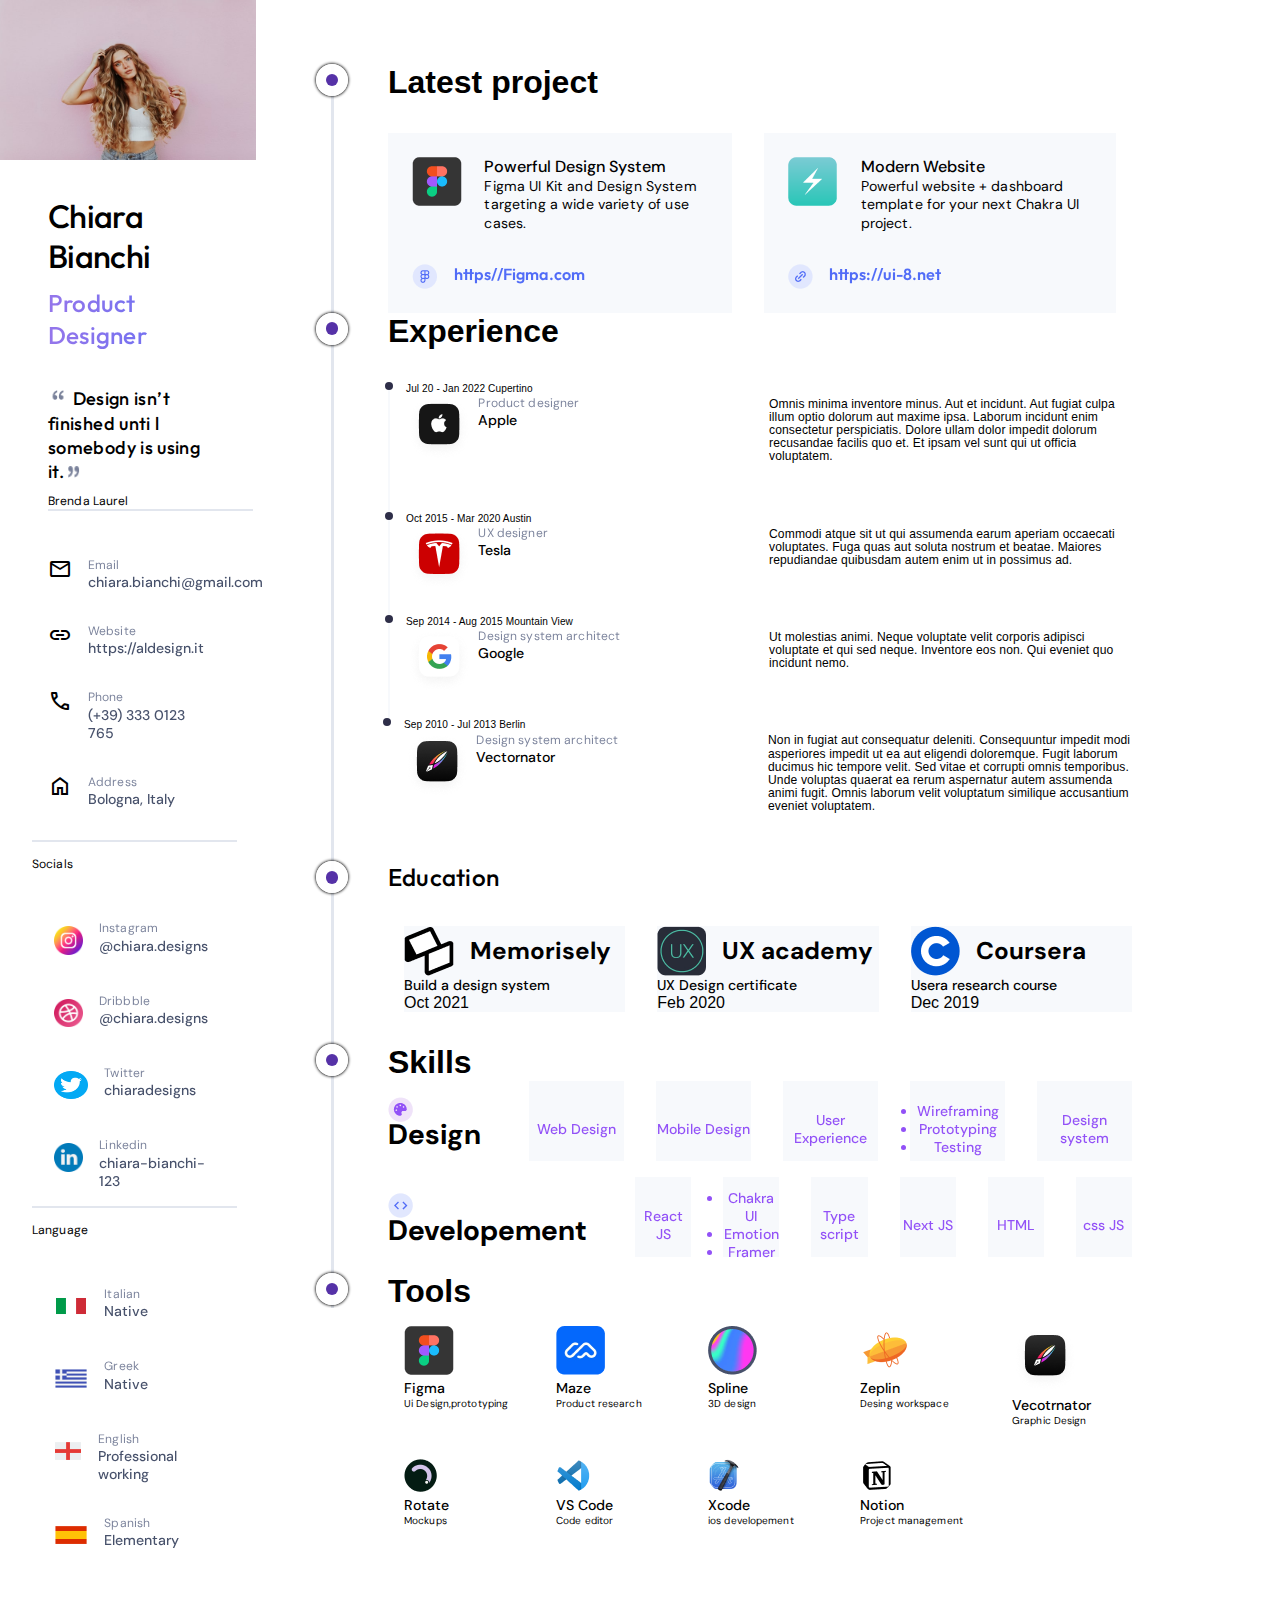
<file: index.html>
<!DOCTYPE html>

<html>
    <head>
        <meta charset="utf-8" />
        <meta http-equiv="X-UA-Compatible" content="IE=edge" />
        <title>Figma Protfolio</title>
        <meta name="description" content="" />
        <meta name="viewport" content="width=device-width, initial-scale=1" />
        <link rel="preconnect" href="https://fonts.googleapis.com" />
        <link rel="preconnect" href="https://fonts.gstatic.com" crossorigin />
        <link
            href="https://fonts.googleapis.com/css2?family=Outfit:wght@100..900&display=swap"
            rel="stylesheet"
        />
        <link rel="preconnect" href="https://fonts.googleapis.com" />
        <link rel="preconnect" href="https://fonts.gstatic.com" crossorigin />
        <link
            href="https://fonts.googleapis.com/css2?family=DM+Sans:ital,opsz,wght@0,9..40,100..1000;1,9..40,100..1000&family=Outfit:wght@100..900&display=swap"
            rel="stylesheet"
        />
        <link
            rel="stylesheet"
            href="https://cdnjs.cloudflare.com/ajax/libs/font-awesome/4.7.0/css/font-awesome.min.css"
        />
        <link
            rel="stylesheet"
            href="https://fonts.googleapis.com/css2?family=Material+Symbols+Outlined:opsz,wght,FILL,GRAD@20..48,100..700,0..1,-50..200"
        />
        <link
            rel="stylesheet"
            href="https://fonts.googleapis.com/css2?family=Material+Symbols+Outlined:opsz,wght,FILL,GRAD@24,400,0,0"
        />
        <link
            rel="stylesheet"
            href="https://fonts.googleapis.com/css2?family=Material+Symbols+Outlined:opsz,wght,FILL,GRAD@24,400,0,0"
        />
        <!-- <link rel="stylesheet" href="./index.css" /> -->
        <link rel="stylesheet" href="./BEM.css" />
    </head>
    <body>
        <div class="page">
            <header class="header">
                <div class="header__profile">
                    <img
                        class="header__profile__image"
                        src="./assets/70a4dc801e7bb81f8e58630f3fa12c68.jpg"
                        alt="profile_image"
                    />
                    <h1 class="header__name">Chiara Bianchi</h1>
                    <p class="header__job__title">Product Designer</p>
                    <h1 class="header__quote">
                        <img src="./assets/double_quotes_l.png" />

                        Design isn’t finished unti l somebody is using it.

                        <img src="./assets/close_quote.png" />
                    </h1>
                    <h1 class="header__quote__saidby">Brenda Laurel</h1>
                </div>

                <section class="header__contact">
                    <div class="header__contact__list">
                        <div class="header__contact__list__icon">
                            <span class="material-symbols-outlined icon"
                                >mail
                            </span>
                        </div>

                        <div class="header__contact__list__description">
                            <h1>Email</h1>
                            <p>chiara.bianchi@gmail.com</p>
                        </div>
                    </div>
                    <div class="header__contact__list">
                        <div class="header__contact__list__icon">
                            <span class="material-symbols-outlined icon"
                                >link
                            </span>
                        </div>

                        <div class="header__contact__list__description">
                            <h1>Website</h1>
                            <p>https://aldesign.it</p>
                        </div>
                    </div>
                    <div class="header__contact__list">
                        <div class="header__contact__list__icon">
                            <span class="material-symbols-outlined icon"
                                >call
                            </span>
                        </div>

                        <div class="header__contact__list__description">
                            <h1>Phone</h1>
                            <p>(+39) 333 0123 765</p>
                        </div>
                    </div>
                    <div class="header__contact__list">
                        <div class="header__contact__list__icon">
                            <span class="material-symbols-outlined icon"
                                >home
                            </span>
                        </div>

                        <div class="header__contact__list__description">
                            <h1>Address</h1>
                            <p>Bologna, Italy</p>
                        </div>
                    </div>
                </section>

                <h1 class="section-header">Socials</h1>
                <section class="header__social">
                    <div class="header__social__list">
                        <div class="social_icons">
                            <img src="./assets/instagram.png" />
                        </div>
                        <div class="header__contact__list__description">
                            <h1>Instagram</h1>
                            <p>@chiara.designs</p>
                        </div>
                    </div>
                    <div class="header__social__list">
                        <div class="social_icons">
                            <img src="./assets/dribble.png" />
                        </div>
                        <div class="header__contact__list__description">
                            <h1>Dribbble</h1>
                            <p>@chiara.designs</p>
                        </div>
                    </div>
                    <div class="header__social__list">
                        <div class="social_icons">
                            <img src="./assets/twitter.png" />
                        </div>
                        <div class="header__contact__list__description">
                            <h1>Twitter</h1>
                            <p>chiaradesigns</p>
                        </div>
                    </div>
                    <div class="header__social__list">
                        <div class="social_icons">
                            <img src="./assets/linkedin.png" />
                        </div>
                        <div class="header__contact__list__description">
                            <h1>Linkedin</h1>
                            <p>chiara-bianchi-123</p>
                        </div>
                    </div>
                </section>

                <h1 class="section-header">Language</h1>
                <section class="header__language">
                    <div class="header__language__list">
                        <div class="language_icons">
                            <img src="./assets/italy.png" />
                        </div>
                        <div class="header__contact__list__description">
                            <h1>Italian</h1>
                            <p>Native</p>
                        </div>
                    </div>
                    <div class="header__language__list">
                        <div class="language_icons">
                            <img src="./assets/icons8-greece-96.png" />
                        </div>
                        <div class="header__contact__list__description">
                            <h1>Greek</h1>
                            <p>Native</p>
                        </div>
                    </div>
                    <div class="header__language__list">
                        <div class="language_icons">
                            <img src="./assets/icons8-england-96.png" />
                        </div>
                        <div class="header__contact__list__description">
                            <h1>English</h1>
                            <p>Professional working</p>
                        </div>
                    </div>
                    <div class="header__language__list">
                        <div class="language_icons">
                            <img src="./assets/icons8-spain-96.png" />
                        </div>
                        <div class="header__contact__list__description">
                            <h1>Spanish</h1>
                            <p>Elementary</p>
                        </div>
                    </div>
                </section>
            </header>

            <main class="main-content">
                <div class="latest__project">
                    <div class="latest__project__listbutton">
                        <div class="circle"></div>
                    </div>
                    <h1>Latest project</h1>

                    <div class="latest__project-block">
                        <div class="latest__project-items">
                            <div class="latest__project-description">
                                <div class="logo">
                                    <img src="./assets/firstproject.png" />
                                </div>
                                <div class="description">
                                    <h1>Powerful Design System</h1>
                                    <p>
                                        Figma UI Kit and Design System targeting
                                        a wide variety of use cases.
                                    </p>
                                </div>
                            </div>
                            <div class="latest__project-link">
                                <img src="./assets/figmalinkicon.png" />

                                <p>https//Figma.com</p>
                            </div>
                        </div>
                        <div class="latest__project-items">
                            <div class="latest__project-description">
                                <div class="logo">
                                    <img src="./assets/secondImage.png" />
                                </div>
                                <div class="description">
                                    <h1>Modern Website</h1>
                                    <p>
                                        Powerful website + dashboard template
                                        for your next Chakra UI project.
                                    </p>
                                </div>
                            </div>
                            <div class="latest__project-link">
                                <img src="./assets/ui8.png" />

                                <p>https://ui-8.net</p>
                            </div>
                        </div>
                    </div>
                </div>

                <div class="experience">
                    <div class="latest__project__listbutton">
                        <div class="circle"></div>
                    </div>
                    <h1>Experience</h1>
                    <div class="experience__block">
                        <div class="experience__block__listitem">
                            <div class="company-introduction">
                                <p>Jul 20 - Jan 2022 Cupertino</p>
                                <div class="company__introduction__logo">
                                    <div class="logo">
                                        <img src="./assets/apple.png" />
                                    </div>

                                    <div class="company__job">
                                        <p>Product designer</p>
                                        <h1>Apple</h1>
                                    </div>
                                </div>
                            </div>
                            <div class="company__description">
                                <p>
                                    Omnis minima inventore minus. Aut et
                                    incidunt. Aut fugiat culpa illum optio
                                    dolorum aut maxime ipsa. Laborum incidunt
                                    enim consectetur perspiciatis. Dolore ullam
                                    dolor impedit dolorum recusandae facilis quo
                                    et. Et ipsam vel sunt qui ut officia
                                    voluptatem.
                                </p>
                            </div>
                        </div>
                        <div class="experience__block__listitem">
                            <div class="company-introduction">
                                <p>Oct 2015 - Mar 2020 Austin</p>
                                <div class="company__introduction__logo">
                                    <div class="logo">
                                        <img src="./assets/tesla.png" />
                                    </div>

                                    <div class="company__job">
                                        <p>UX designer</p>
                                        <h1>Tesla</h1>
                                    </div>
                                </div>
                            </div>
                            <div class="company__description">
                                <p>
                                    Commodi atque sit ut qui assumenda earum
                                    aperiam occaecati voluptates. Fuga quas aut
                                    soluta nostrum et beatae. Maiores
                                    repudiandae quibusdam autem enim ut in
                                    possimus ad.
                                </p>
                            </div>
                        </div>
                        <div class="experience__block__listitem">
                            <div class="company-introduction">
                                <p>Sep 2014 - Aug 2015 Mountain View</p>
                                <div class="company__introduction__logo">
                                    <div class="logo">
                                        <img src="./assets/google.png" />
                                    </div>

                                    <div class="company__job">
                                        <p>Design system architect</p>
                                        <h1>Google</h1>
                                    </div>
                                </div>
                            </div>
                            <div class="company__description">
                                <p>
                                    Ut molestias animi. Neque voluptate velit
                                    corporis adipisci voluptate et qui sed
                                    neque. Inventore eos non. Qui eveniet quo
                                    incidunt nemo.
                                </p>
                            </div>
                        </div>
                        <div class="experience__block__listitem">
                            <div class="company-introduction">
                                <p>Sep 2010 - Jul 2013 Berlin</p>
                                <div class="company__introduction__logo">
                                    <div class="logo">
                                        <img src="./assets/vector.png" />
                                    </div>

                                    <div class="company__job">
                                        <p>Design system architect</p>
                                        <h1>Vectornator</h1>
                                    </div>
                                </div>
                            </div>
                            <div class="company__description">
                                <p>
                                    Non in fugiat aut consequatur deleniti.
                                    Consequuntur impedit modi asperiores impedit
                                    ut ea aut eligendi doloremque. Fugit laborum
                                    ducimus hic tempore velit. Sed vitae et
                                    corrupti omnis temporibus. Unde voluptas
                                    quaerat ea rerum aspernatur autem assumenda
                                    animi fugit. Omnis laborum velit voluptatum
                                    similique accusantium eveniet voluptatem.
                                </p>
                            </div>
                        </div>
                    </div>
                </div>

                <div class="Education">
                    <div class="latest__project__listbutton">
                        <div class="circle"></div>
                    </div>
                    <h1 class="educationTitle">Education</h1>
                    <div class="Education__block">
                        <div class="academy">
                            <div class="acedemy__logo__name">
                                <img src="./assets/Memoisely.png" />
                                <h1>Memorisely</h1>
                            </div>
                            <div class="Education__block__description">
                                <div class="educationtitle">
                                    Build a design system
                                </div>
                                <p>Oct 2021</p>
                            </div>
                        </div>
                        <div class="academy">
                            <div class="acedemy__logo__name">
                                <img src="./assets/UX.png" />
                                <h1>UX academy</h1>
                            </div>
                            <div class="Education__block__description">
                                <div class="educationtitle">
                                    UX Design certificate
                                </div>
                                <p>Feb 2020</p>
                            </div>
                        </div>
                        <div class="academy">
                            <div class="acedemy__logo__name">
                                <img src="./assets/coursera.png" />
                                <h1>Coursera</h1>
                            </div>
                            <div class="Education__block__description">
                                <div class="educationtitle">
                                    Usera research course
                                </div>
                                <p>Dec 2019</p>
                            </div>
                        </div>
                    </div>
                </div>

                <div class="Skills">
                    <div class="latest__project__listbutton">
                        <div class="circle"></div>
                    </div>
                    <h1 class="skillstitle">Skills</h1>

                    <div class="skill__block">
                        <div class="skill__title">
                            <img src="./assets/design.png" />
                            <h1>Design</h1>
                        </div>
                        <div class="skill__list">
                            <div class="skill__items">
                                <h1>Web Design</h1>
                            </div>
                            <div class="skill__items">
                                <h1>Mobile Design</h1>
                            </div>
                            <div class="skill__items">
                                <h1>User Experience</h1>
                            </div>
                            <div class="skill__items">
                                <h1>
                                    <ul>
                                        <li>Wireframing</li>
                                        <li>Prototyping</li>
                                        <li>Testing</li>
                                    </ul>
                                </h1>
                            </div>
                            <div class="skill__items">
                                <h1>Design system</h1>
                            </div>
                        </div>
                    </div>
                    <div class="developement">
                        <div class="skill__block">
                            <div class="skill__title">
                                <img src="./assets/developement.png" />
                                <h1>Developement</h1>
                            </div>
                            <div class="skill__list">
                                <div class="skill__items">
                                    <h1>React JS</h1>
                                </div>
                                <div class="skill__items">
                                    <h1>
                                        <ul>
                                            <li>Chakra UI</li>
                                            <li>Emotion</li>
                                            <li>Framer</li>
                                        </ul>
                                    </h1>
                                </div>
                                <div class="skill__items">
                                    <h1>Type script</h1>
                                </div>
                                <div class="skill__items">
                                    <h1>Next JS</h1>
                                </div>

                                <div class="skill__items">
                                    <h1>HTML</h1>
                                </div>
                                <div class="skill__items">
                                    <h1>css</h1>
                                    <h1>JS</h1>
                                </div>
                            </div>
                        </div>
                    </div>
                </div>

                <div class="Tools">
                    <div class="latest__project__listbutton">
                        <div class="circle"></div>
                    </div>
                    <h1 class="tool__title">Tools</h1>

                    <div class="Tools__block">
                        <div class="tool__items">
                            <div class="image">
                                <img src="./assets/firstproject.png" />
                            </div>
                            <div class="desciption">
                                <h1>Figma</h1>
                                <p>Ui Design,prototyping</p>
                            </div>
                        </div>
                        <div class="tool__items">
                            <div class="image">
                                <img src="./assets/maze.png" />
                            </div>
                            <div class="desciption">
                                <h1>Maze</h1>
                                <p>Product research</p>
                            </div>
                        </div>
                        <div class="tool__items">
                            <div class="image">
                                <img src="./assets/spline.png" />
                            </div>
                            <div class="desciption">
                                <h1>Spline</h1>
                                <p>3D design</p>
                            </div>
                        </div>
                        <div class="tool__items">
                            <div class="image">
                                <img src="./assets/zepine.png" />
                            </div>
                            <div class="desciption">
                                <h1>Zeplin</h1>
                                <p>Desing workspace</p>
                            </div>
                        </div>
                        <div class="tool__items">
                            <div class="image">
                                <img src="./assets/vector.png" />
                            </div>
                            <div class="desciption">
                                <h1>Vecotrnator</h1>
                                <p>Graphic Design</p>
                            </div>
                        </div>
                        <div class="tool__items">
                            <div class="image">
                                <img src="./assets/rotate.png" />
                            </div>
                            <div class="desciption">
                                <h1>Rotate</h1>
                                <p>Mockups</p>
                            </div>
                        </div>
                        <div class="tool__items">
                            <div class="image">
                                <img src="./assets/vscode.png" />
                            </div>
                            <div class="desciption">
                                <h1>VS Code</h1>
                                <p>Code editor</p>
                            </div>
                        </div>
                        <div class="tool__items">
                            <div class="image">
                                <img src="./assets/xcode.png" />
                            </div>
                            <div class="desciption">
                                <h1>Xcode</h1>
                                <p>ios developement</p>
                            </div>
                        </div>
                        <div class="tool__items">
                            <div class="image">
                                <img src="./assets/Notion.png" />
                            </div>
                            <div class="desciption">
                                <h1>Notion</h1>
                                <p>Project management</p>
                            </div>
                        </div>
                    </div>
                </div>
            </main>
        </div>

        <script src="" async defer></script>
    </body>
</html>
</file>
<file: index.css>
* {
  margin: 0;
  padding: 0;
  box-sizing: border-box;
}

body {
  width: 100%;
  background-color: white;
}

body {
  color: black !important;
  font-family: "Lato", sans-serif;
}

.main {
  display: flex;
  flex-direction: row;
}

.left_box {
  display: flex;
  flex-direction: column;
  align-items: flex-start;
  justify-content: center;

  width: 20%;
  background-color: #f7f9fc;
}
.scrollable {
  padding: 0 48px;

  width: 100%;
}

.right_box {
  width: 80%;
  padding: 3.7% 5%;

  display: flex;
  flex-direction: column;
}
.profile {
  width: 100%;
  height: 20vh;
}

.profile_image {
  object-fit: cover;
  width: 100%;
  height: 100%;
}

.introduction {
  display: flex;
  flex-direction: column;
  align-items: start;
}
.Name_profession {
  display: flex;
  flex-direction: column;
  padding: 15% 0;
}
.Name_profession .Name {
  padding-bottom: 8%;
}
.quotation {
  display: flex;
  flex-direction: column;
  align-items: start;
  justify-content: center;
  width: 60%;
}

.Name p {
  height: 41px;
}
.Profession {
  height: 41px;
}

.introduction .Name p {
  font-family: "Outfit", sans-serif;
  font-weight: 500;
  font-size: 35px;
  line-height: 40.4px;
  color: #2e2e48;
}
.Profession p {
  font-family: "Outfit", sans-serif;
  font-family: Outfit;
  font-size: 24.24px;
  font-weight: 500;
  line-height: 32.32px;
  letter-spacing: 0.01em;
  text-align: left;
  height: 33px;
  background: linear-gradient(90deg, #a478e8 0%, #516cf7 100%);
  -webkit-background-clip: text;
  -webkit-text-fill-color: transparent;
}
.quotation {
  /* display: flex;
  flex-direction: column;
  justify-content: center;
  align-items: center;
  margin: 32px 48px;
  width: 60%;
  height: 49px;
  gap: 0px;
  opacity: 0px; */
}
.description {
  font-family: "Outfit", sans-serif;
  font-size: 18.18px;
  font-weight: 500;
  line-height: 24.24px;
  letter-spacing: 0.02em;
  text-align: left;
  background: #47516b;
  -webkit-background-clip: text;
  -webkit-text-fill-color: transparent;
}
.saidby {
  font-family: "DM Sans", sans-serif;
  font-size: 12.12px;
  font-weight: 400;
  line-height: 16.16px;
  letter-spacing: 0.01em;
  text-align: left;
}
.horizontal_line {
  display: block !important;

  width: 90%;
  height: 1.01px;

  background-color: #e2e6ee;
}

.contact {
  display: flex;
  flex-direction: column;
  /* align-items: center; */
  justify-content: center;
}
.individual_contact {
  display: flex;
  align-items: center;
  margin: 24px 0;
  background: #47516b;
  -webkit-background-clip: text;
  -webkit-text-fill-color: transparent;
}

.contactdescription {
  display: flex;
  flex-direction: column;
}
.icon {
  margin-right: 1rem;
}
.contact_address {
  font-family: "DM Sans", sans-serif;
  font-size: 18.14px;
  font-weight: 500;
  line-height: 18.18px;
  text-align: left;
}
.contact_medium {
  width: 210.55px;
  height: 17px;
  gap: 0px;
  opacity: 0px;

  font-family: " DM Sans", sans-serif;

  font-size: 12.12px;
  font-weight: 400;
  line-height: 16.16px;
  letter-spacing: 0.01em;
  text-align: left;
}

.contact_address {
  font-family: "DM Sans", sans-serif;

  font-size: 14.14px;
  font-weight: 500;
  line-height: 18.18px;
  text-align: left;
}
.social_icons {
  width: 32.32px;
  height: 32.32px;
  margin-right: 1rem;
  gap: 0px;
  opacity: 0px;
}

.section-header {
  /* margin-left: -15%; */
  padding: 10% 0;
  font-family: "DM Sans";
  font-size: 12.12px;
  font-weight: 400;
  line-height: 16.16px;
  letter-spacing: 0.01em;
  text-align: left;
}

.latest_project {
  height: 20%;
}
.latest_project h1 {
  font-family: Outfit;
  font-size: 24.24px;
  font-weight: 500;
  line-height: 32.32px;
  letter-spacing: 0.01em;
  text-align: left;
}
.project {
  display: flex;

  padding: 2% 0;
}
.firstproject {
  background-color: #f7f9fc;
  padding: 24px 24px;
  display: flex;
  flex-direction: column;
}
.secondProject {
  background-color: #f7f9fc;
  padding: 24px 24px;
  display: flex;
  flex-direction: column;
  margin-left: 30px;
}
.projectTitle {
  font-family: "DM Sans";
  font-size: 16.16px;
  font-weight: 500;
  line-height: 20.2px;
  text-align: left;
}
.projectdescription p {
  font-family: "DM Sans";
  font-size: 14.14px;
  font-weight: 400;
  line-height: 18.18px;
  letter-spacing: 0.01em;
  text-align: left;
}
.projectlink {
  margin: 24px 0px;
  display: flex;
  align-items: center;
  background: #516cf7;
  -webkit-background-clip: text;
  -webkit-text-fill-color: transparent;
  font-family: "Outfit";
  font-size: 16.16px;
  font-weight: 600;
  line-height: 20.2px;
  text-align: left;
}
.logodescription {
  display: flex;
  justify-content: space-between;
}
.logodescription .logo {
  margin-right: 1.2rem;
}
.Experience h1 {
  font-family: "Outfit";
  font-size: 24.24px;
  font-weight: 500;
  line-height: 32.32px;
  letter-spacing: 0.01em;
  text-align: left;
}
.experiencelist {
  margin-top: 2rem;
}
.indiviualexperience {
  display: flex;
  justify-content: space-between;
  padding-bottom: 1.5rem;
}
.company {
  width: 30%;
}
.company h1 {
  font-family: "DM Sans";
  font-size: 10.1px;
  font-weight: 400;
  line-height: 13.15px;
  letter-spacing: 0.01em;
  text-align: left;
}
.position {
  display: flex;
  align-items: center;
}

.positiondetail {
}
.positiondetail h1 {
  font-family: "DM Sans";
  font-size: 12.12px;
  font-weight: 400;
  line-height: 16.16px;
  letter-spacing: 0.01em;
  text-align: left;
}
.positiondetail h1:last-child {
  color: red;
  font-family: "DM Sans";
  font-size: 14.14px;
  font-weight: 500;
  line-height: 18.18px;
  text-align: left;
}
.expdescription {
  width: 55%;
  font-family: "DM Sans";
  font-size: 12.1px;
  font-weight: 400;
  line-height: 13.15px;
  letter-spacing: 0.01em;
  text-align: left;
  background: #79819a;
  -webkit-background-clip: text;
  -webkit-text-fill-color: transparent;
}
.logoandname {
  display: flex;
}
.educationdescription {
  display: flex;
  flex-direction: column;
}
.Education {
  display: flex;
  justify-content: space-between;
}
.educationTitle {
  font-family: "Outfit";
  font-size: 24.24px;
  font-weight: 500;
  line-height: 32.32px;
  letter-spacing: 0.01em;
  text-align: left;

  margin-bottom: 2rem;
}
.academy {
  width: 33%;
  margin: 0 1rem;

  background: #f7f9fc;
}
.logoandname {
  display: flex;
  align-items: center;
  font-family: "DM Sans";
  font-size: 12.12px;
  font-weight: 500;
  line-height: 16.16px;
  /* text-align: left; */
}
.logoandname img {
  margin-right: 1rem;
}
.educationtitle {
  font-family: "DM Sans";
  font-size: 14.14px;
  font-weight: 500;
  line-height: 18.18px;
  text-align: left;
}

.skillstitle {
  font-family: "Outfit";
  font-size: 24.24px;
  font-weight: 500;
  line-height: 32.32px;
  letter-spacing: 0.01em;
  text-align: left;

  margin: 2rem 0;
}
.designtitle {
  width: Fixed (113.13px) px;
  height: Fill (83.65px) px;
  padding: 16.16px 0px 16.16px 0px;
  gap: 8.08px;
  border-radius: 8.08px 0px 0px 0px;
  opacity: 0px;
  font-family: DM Sans;
  font-size: 14.14px;
  font-weight: 500;
  line-height: 18.18px;
  text-align: left;
  margin-right: 2rem;
}

.design {
  display: flex;
  align-items: center;
}
.designskills {
  width: 100%;
  display: flex;
  align-items: center;
  justify-content: space-between;
}
.eachskill {
  width: 30%;
  height: 5rem;
  margin: 0 1rem;
  display: flex;
  align-items: center;
  justify-content: center;

  padding: 16.16px 0px 0px 0px;
  gap: 4px;
  opacity: 0px;
  background: #f7f9fc;
}
.eachskill h1 {
  font-family: "DM Sans";
  font-size: 14.14px;
  font-weight: 500;
  line-height: 18.18px;
  text-align: center;
  background: #9251f7;
  -webkit-background-clip: text;
  -webkit-text-fill-color: transparent;
}
.developement {
  margin: 1rem 0;
}
.Tools {
  display: flex;
  flex-wrap: wrap;
}
.eachtool {
  padding: 1rem 1rem;
  width: 20%;
}
.eachtool .desciption h1 {
  font-family: "DM Sans";
  font-size: 14.14px;
  font-weight: 500;
  line-height: 18.18px;
  text-align: left;
}
.eachtool .desciption p {
  font-family: DM Sans;
  font-size: 10.1px;
  font-weight: 400;
  line-height: 13.15px;
  letter-spacing: 0.01em;
  text-align: left;
}
.toottitle {
  padding: 1rem 0;
}
.saidby {
  font-family: "DM Sans";
  font-size: 12.12px;
  font-weight: 400;
  line-height: 16.16px;
  letter-spacing: 0.01em;
  text-align: left;
  background: #79819a;
  -webkit-background-clip: text;
  -webkit-text-fill-color: transparent;
  padding-bottom: 2rem;
}



li::marker {
  color: #9251f7;
}
@media (max-width: 767px) {
  body {
    width: 100%;
  }
  .main {
    display: flex;
    flex-direction: column;
  }
  .left_box {
    width: 100%;
  }
  .right_box {
    width: 100%;
   
  }
  .quotation {
    align-items: center;

    width: 100%;
  }
  .contact {


    display: flex;
    flex-direction: row;
    flex-wrap: wrap;
    justify-content: flex-start;
    /* align-items: center; */
    /* background-color: red; */
  }
  .individual_contact {
 
    width: 50%;
    align-items: center;
    padding: 0 0.5rem;
    padding-right: rem;
    margin: 24px 0;
    overflow: hidden;
  }
  .scrollable {
    padding: 0 24px;

    width: 100%;
  }
  .right_box {
    width: 100%;
    padding: 3.7% 5%;
  
    display: flex;
    flex-direction: column;

  }
  .project {
    display: flex;
    flex-direction: column;
    justify-content: space-between;
  
    padding: 2% 0;
  }
  .firstproject {
    background-color: #f7f9fc;
    padding: 24px 24px;
    display: flex;
    flex-direction: column;

  }
  .secondProject {
   
    margin-left: 0px;
  }
  .Education {
    display: flex;
    flex-direction: column;
    justify-content: space-evenly;
  }
  .academy {
    width: 100%;
    margin: 1rem 1rem;
  
    background: #f7f9fc;
  }
  .designskills {
    width: 100%;
    display: flex;
    flex-direction: column;
    align-items: flex-start;
    justify-content: space-between;
  }
  .design {
    display: flex;
    align-items: flex-start;
    justify-content: space-between;
  }
  .eachskill {
    width: 100%;
    height: 5rem;
    margin: 0 1rem;
    display: flex;
    align-items: center;
    justify-content: center;
  
    padding: 16.16px 0px 0px 0px;
    gap: 4px;
    opacity: 0px;
    background: #f7f9fc;
  }
  .eachtool {
    padding: 1rem 1rem;
    width: 30%;
  }
  .Tools {
    display: flex;
    flex-wrap: wrap;
    justify-content: space-around;
  }
  .indiviualexperience {
    display: flex;
    width: 100%;
    flex-direction: column;
    justify-content: space-between;
    padding-bottom: 1.5rem;
  }
  .expdescription{
    width: 100%;
  }
}


@media (max-width: 767px) { 
}
</file>
<file: BEM.css>
* {
    margin: 0;
    padding: 0;
    box-sizing: border-box;
}

body {
    width: 100%;
    background-color: white;
}

body {
    color: black !important;
    font-family: 'Lato', sans-serif;
}

.page {
    display: flex;
    flex-direction: row;
}
.header {
    width: 20%;
}
.logo {
    width: 48.48px;
    height: 48.48px;
    gap: 0px;
    opacity: 0px;
    margin-right: 24px;
}
.header__profile {
}
.header__profile img {
    height: 10rem;
    width: 100%;
}
.header__name {
    font-family: 'Outfit';
    font-size: 32.32px;
    font-weight: 500;
    line-height: 40.4px;
    letter-spacing: -0.02em;
    text-align: left;
    padding: 32px 48px 8px 48px;
}
.header__job__title {
    font-family: 'Outfit';
    font-size: 24.24px;
    font-weight: 500;
    line-height: 32.32px;
    letter-spacing: 0.01em;
    text-align: left;

    padding: 2px 48px 22px 48px;
    background: linear-gradient(90deg, #a478e8 0%, #516cf7 100%);
    -webkit-background-clip: text;
    -webkit-text-fill-color: transparent;
}
.header__quote {
    font-family: 'Outfit';
    font-size: 18.18px;
    font-weight: 500;
    line-height: 24.24px;
    letter-spacing: 0.02em;
    text-align: left;

    padding: 12px 48px 8px 48px;
}
.header__quote img {
    width: 20.2px;
    height: 20.2px;
    padding: 0;
}
.header__quote img:last-child {
    width: 12px;
    height: 12px;
}
.header__quote__saidby {
    font-family: 'DM Sans';
    font-size: 12.12px;
    font-weight: 400;
    line-height: 16.16px;
    letter-spacing: 0.01em;
    text-align: left;
    padding: 0px 48px;
}

.header__contact {
    display: flex;
    flex-direction: column;
    padding: 32px 48px;
    position: relative;
}
.header__contact__list {
    display: flex;
    padding: 1rem 0;
}
.header__contact::before {
    content: '';
    position: absolute;
    width: 80%;
    height: 2px;
    background-color: #e2e6ee;
    top: 0;
}
.header__contact__list__icon {
    padding-right: 1rem;
}

.header__contact__list__description h1 {
    font-family: 'DM Sans';
    font-size: 12.12px;
    font-weight: 400;
    line-height: 16.16px;
    letter-spacing: 0.01em;
    text-align: left;
    background: #79819a;
    -webkit-background-clip: text;
    -webkit-text-fill-color: transparent;
}
.header__contact__list__description p {
    font-family: 'DM Sans';
    font-size: 14.14px;
    font-weight: 500;
    line-height: 18.18px;
    text-align: left;
    background: #47516b;
    -webkit-background-clip: text;
    -webkit-text-fill-color: transparent;
}

.header__social {
    display: flex;
    flex-direction: column;
}

.header__social__list {
    padding: 1rem 0;
    display: flex;
}
.social_icons {
    width: 56.32px;
    height: 40.32px;
    padding: 6.06px;
    gap: 0px;
    border-radius: 202.02px;
    opacity: 0px;
    padding-right: 1rem;
}
.social_icons img {
    width: 100%;
    height: 100%;
}
.section-header {
    font-family: 'DM Sans';
    font-size: 12.12px;
    font-weight: 400;
    line-height: 16.16px;
    letter-spacing: 0.01em;
    text-align: left;
    padding: 0 2rem;
    padding-bottom: 2rem;
}
.header__social {
    padding: 1rem 48px;
}

.header__language {
    display: flex;
    flex-direction: column;
}

.header__language__list {
    padding: 1rem 0;
    display: flex;
}
.language_icons {
    width: 56.32px;
    height: 40.32px;
    padding: 6.06px;
    gap: 0px;
    border-radius: 202.02px;
    opacity: 0px;
    padding-right: 1rem;
}
.language_icons img {
    width: 100%;
    height: 100%;
}
.section-header {
    font-family: 'DM Sans';
    font-size: 12.12px;
    font-weight: 400;
    line-height: 16.16px;
    letter-spacing: 0.01em;
    text-align: left;
    padding: 0 2rem;
    padding-bottom: 1rem;
    position: relative;
}

.section-header::before {
    content: '';
    position: absolute;
    width: 80%;
    height: 2px;

    background-color: #e2e6ee;
    top: -1rem;
}
.header__language {
    padding: 1rem 48px;
}
.main-content {
    padding: 64px 132px;
    display: flex;
    flex-direction: column;
    position: relative;
}
.main-content::before {
    height: 90%;
    content: '';
    width: 0.2rem;
    position: absolute;
    top: 4.1rem;
    left: 4.7rem;
    background-color: #e2e6ee;
}

.latest__project {
    display: flex;
    flex-direction: column;
    position: relative;
}
.latest__project__listbutton {
    display: flex;
    align-items: center;
    justify-content: center;
    position: absolute;
    width: 2rem;
    height: 2rem;
    background-color: rgba(255, 255, 255, 0.918);
    left: -4.5rem;
    border-radius: 50%;
    box-shadow: 0 0 3px 0.5px black;
}
.circle {
    width: 0.8rem;
    height: 0.8rem;
    border-radius: 50%;
    z-index: 1;

    background-color: #5531a7;
}
/* .latest__project::before {
    position: absolute;
    width: 1rem;
    height: 1rem;
    background-color: #5531a7;
    content: '';
    top: 0;
    border-radius: 50%;
    left: -1.6rem;
} */
.latest__project-block {
    display: flex;
}
.latest__project-link {
    display: flex;
}
.latest__project > h1 {
    margin-bottom: 2rem;
}
.latest__project-items {
    margin-right: 2rem;
    padding: 24px;
    background: #f7f9fc;
}
.latest__project-description {
    display: flex;
    padding-bottom: 2rem;
}
.latest__project-description .description h1 {
    font-family: 'DM Sans';
    font-size: 16.16px;
    font-weight: 500;
    line-height: 20.2px;
    text-align: left;
}
.latest__project-description .description p {
    font-family: 'DM Sans';
    font-size: 14.14px;
    font-weight: 400;
    line-height: 18.18px;
    letter-spacing: 0.01em;
    text-align: left;
}
.latest__project-link p {
    font-family: 'Outfit';
    font-size: 16.16px;
    font-weight: 600;
    line-height: 20.2px;
    text-align: left;
    background: #516cf7;
    -webkit-background-clip: text;
    -webkit-text-fill-color: transparent;
}

.latest__project-link img {
    margin-right: 1rem;
}
.experience > h1 {
    margin-bottom: 2rem;
}
.experience {
    position: relative;
}
/* .experience::before {
    position: absolute;
    width: 1rem;
    height: 1rem;
    background-color: #5531a7;
    content: '';
    top: 0;
    border-radius: 50%;
    left: -1.6rem;
    z-index: 2;
} */

.experience__block__listitem {
    position: relative;

    padding: 0rem 1rem;
    padding-bottom: 2rem;
    display: flex;
    justify-content: space-between;
    border-left: 2px solid #f7f9fc;
}
.experience__block__listitem:last-child {
    border-left: 0px solid red;
}

.company-introduction {
    width: 40%;
    display: flex;
    flex-direction: column;
}
.company__introduction__logo {
    display: flex;
}
.company-introduction > p {
    font-size: 10.1px;
    font-weight: 400;
    line-height: 13.15px;
    letter-spacing: 0.01em;
    text-align: left;
}
.company__job p {
    font-family: 'DM Sans';
    font-size: 12.12px;
    font-weight: 400;
    line-height: 16.16px;
    letter-spacing: 0.01em;
    text-align: left;
    background: #79819a;
    -webkit-background-clip: text;
    -webkit-text-fill-color: transparent;
}
.company__job h1 {
    font-family: 'DM Sans';
    font-size: 14.14px;
    font-weight: 500;
    line-height: 18.18px;
    text-align: left;
}
.company__description {
    width: 50%;
}
.company__description p {
    padding: 1rem 0;
    font-size: 12.1px;
    font-weight: 400;
    line-height: 13.15px;
    letter-spacing: 0.01em;
    text-align: left;
}
.experience__block__listitem::before {
    height: 0.5rem;
    content: '';
    position: absolute;
    background: #2e2e48;

    width: 0.5rem;
    top: 0;
    left: -0.3rem;

    border-radius: 50%;
}

.Education__block__description {
    display: flex;
    flex-direction: column;
}
.Education {
    display: flex;
    flex-direction: column;
    justify-content: space-between;
    padding-bottom: 2rem;
}
.Education__block {
    display: flex;
    flex-direction: row;
}

.educationTitle {
    font-family: 'Outfit';
    font-size: 24.24px;
    font-weight: 500;
    line-height: 32.32px;
    letter-spacing: 0.01em;
    text-align: left;

    margin-bottom: 2rem;
}
.academy {
    width: 33%;
    margin: 0 1rem;

    background: #f7f9fc;
}
.acedemy__logo__name {
    display: flex;
    align-items: center;
    font-family: 'DM Sans';
    font-size: 12.12px;
    font-weight: 500;
    line-height: 16.16px;
    /* text-align: left; */
}
.acedemy__logo__name img {
    margin-right: 1rem;
}
.educationtitle {
    font-family: 'DM Sans';
    font-size: 14.14px;
    font-weight: 500;
    line-height: 18.18px;
    text-align: left;
}

.skills__title {
    font-family: 'Outfit';
    font-size: 24.24px;
    font-weight: 500;
    line-height: 32.32px;
    letter-spacing: 0.01em;
    text-align: left;

    margin: 0;
}
.skill__title {
    width: Fixed (113.13px) px;
    height: Fill (83.65px) px;
    padding: 16.16px 0px 16.16px 0px;
    gap: 8.08px;
    border-radius: 8.08px 0px 0px 0px;
    opacity: 0px;
    font-family: DM Sans;
    font-size: 14.14px;
    font-weight: 500;
    line-height: 18.18px;
    text-align: left;
    margin-right: 2rem;
}

.skill__block {
    display: flex;
    align-items: center;
}
.skill__list {
    width: 100%;
    display: flex;
    align-items: center;
    justify-content: space-between;
}
.skill__items {
    width: 30%;
    height: 5rem;
    margin: 0 1rem;
    display: flex;
    align-items: center;
    justify-content: center;

    padding: 16.16px 0px 0px 0px;
    gap: 4px;
    opacity: 0px;
    background: #f7f9fc;
}
.skill__items h1 {
    font-family: 'DM Sans';
    font-size: 14.14px;
    font-weight: 500;
    line-height: 18.18px;
    text-align: center;
    background: #9251f7;
    -webkit-background-clip: text;
    -webkit-text-fill-color: transparent;
}
.Tools__block {
    display: flex;
    flex-direction: row;
    flex-wrap: wrap;
}
.developement {
    margin: 1rem 0;
}
.Tools {
    display: flex;
    flex-direction: column;
    position: relative;
}
.Tools::after {
    top: 2.2rem;
    left: -4rem;

    position: absolute;
    content: '';
    height: 100%;
    width: 1rem;

    background-color: white;
}
.tool__items {
    padding: 1rem 1rem;
    width: 20%;
}
.tool__items .desciption h1 {
    font-family: 'DM Sans';
    font-size: 14.14px;
    font-weight: 500;
    line-height: 18.18px;
    text-align: left;
}
.tool__items .desciption p {
    font-family: DM Sans;
    font-size: 10.1px;
    font-weight: 400;
    line-height: 13.15px;
    letter-spacing: 0.01em;
    text-align: left;
}
.tool__items {
    padding-bottom: 1rem;
}
.saidby {
    font-family: 'DM Sans';
    font-size: 12.12px;
    font-weight: 400;
    line-height: 16.16px;
    letter-spacing: 0.01em;
    text-align: left;
    background: #79819a;
    -webkit-background-clip: text;
    -webkit-text-fill-color: transparent;
    padding-bottom: 2rem;
}

.latest_project,
.Experience,
.Education,
.Skills,
.Tools {
    position: relative;
}
/* .latest_project::before,
.Experience::before,
.Education::before,
.Skills::before,
.Tools::before {
    top: 0;
    left: -1.6rem;

    position: absolute;
    content: '';
    height: 1rem;
    width: 1rem;
    border-radius: 50%;
    background-color: #5531a7;
} */

li::marker {
    color: #9251f7;
}

@media (max-width: 767px) {
    .page {
        display: flex;
        flex-direction: column;
    }
    .header {
        width: 100%;
    }
    .latest__project-block {
        flex-direction: column;
        row-gap: 1rem;
    }
    .latest__project-items {
        width: 100%;
    }
    .skill__list {
        flex-direction: column;
    }
    .skill__items {
        width: 100%;
    }
    .main-content {
        padding: 64px 70px;
    }
    .main-content::before {
        left: 1.3rem;
    }
    .Education__block {
        flex-direction: column;
        row-gap: 2rem;
    }
    .academy {
        width: 100%;
    }
    .skill__title {
        width: 65%;
    }
    .skill__title h1 {
        word-break: keep-all;
    }
    .skill__block {
        align-items: flex-start;
    }
    .company__description {
        width: 100%;
    }
    .experience__block__listitem {
        flex-direction: column;
    }
    .tool__items {
        width: 33%;
    }
    .latest__project__listbutton {
        left: -2rem;
    }
    .Tools::after {
        top: 2.2rem;
        left: -2rem;

        position: absolute;
        content: '';
        height: 100%;
        width: 2rem;

        background-color: white;
    }
    .header__contact {
        flex-direction: row;
        flex-wrap: wrap;
        padding: 32px 18px;
        position: relative;
        /* column-gap: 1rem; */
    }
    .header__contact__list {
        width: 50%;
        word-break: break-all;
    }
    .header__social {
        flex-direction: row;
        flex-wrap: wrap;
        padding: 32px 18px;
    }
    .header__social__list {
        width: 50%;
        word-break: break-all;
    }
    .header__language {
        flex-direction: row;
        flex-wrap: wrap;
        padding: 32px 18px;
    }
    .header__language__list {
        width: 50%;
        word-break: break-all;
    }
    .main-content {
        padding: 63px 42px;
    }
    .skill__list {
        column-gap: 1rem;
    }
    .skill__items {
        margin: 10px 0;
    }
}
</file>
